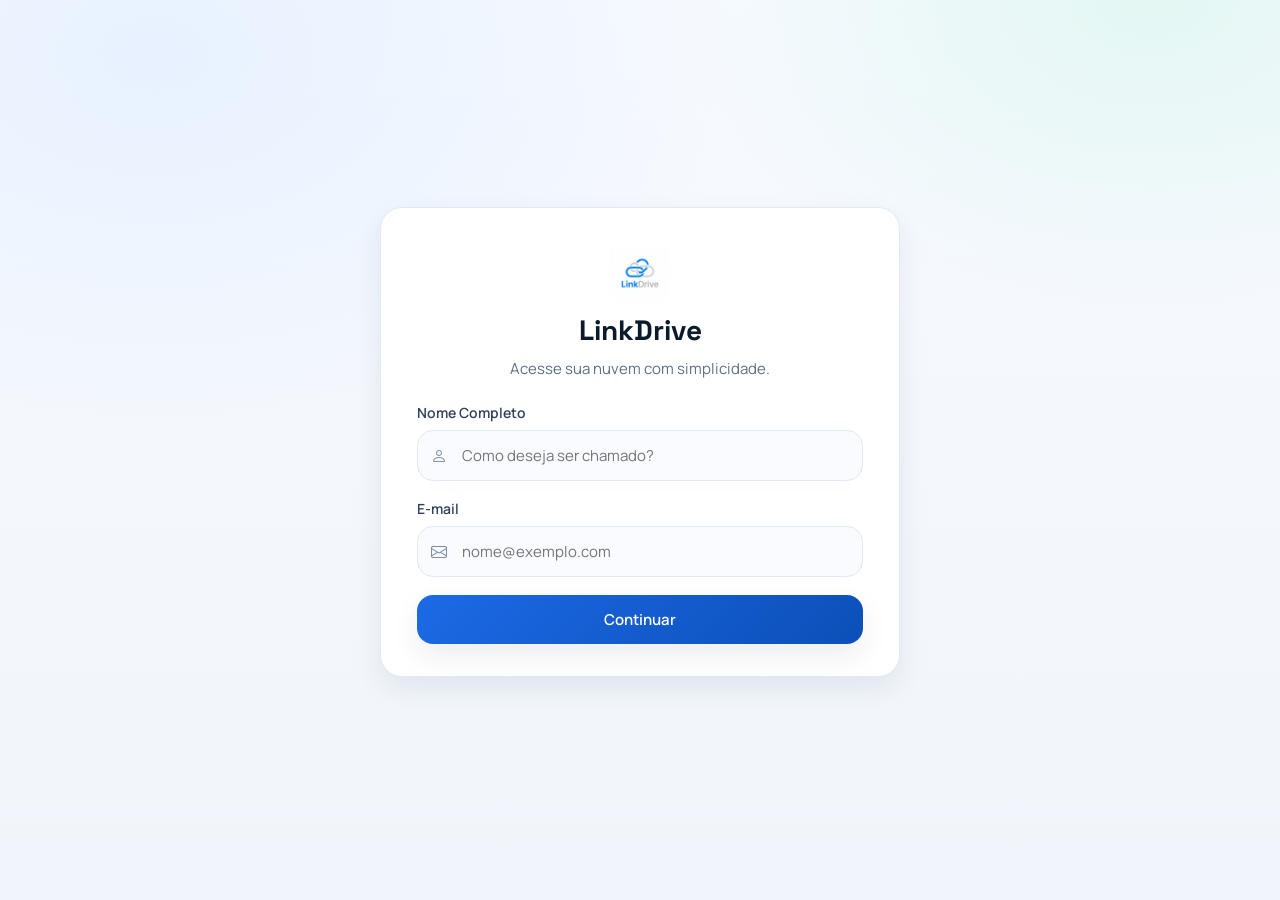
<file: index.html>
<!doctype html>
<html lang="pt-BR">
  <head>
    <meta charset="utf-8" />
    <meta name="viewport" content="width=device-width, initial-scale=1" />
    <title>LinkDrive | Acesse sua nuvem com simplicidade</title>
    <link rel="preconnect" href="https://fonts.googleapis.com" />
    <link rel="preconnect" href="https://fonts.gstatic.com" crossorigin />
    <link
      href="https://fonts.googleapis.com/css2?family=Manrope:wght@300;400;500;600;700&family=Space+Grotesk:wght@400;500;600;700&display=swap"
      rel="stylesheet"
    />
    <link
      rel="stylesheet"
      href="https://cdn.jsdelivr.net/npm/bootstrap-icons@1.11.3/font/bootstrap-icons.css"
    />
    <link rel="stylesheet" href="styles/main.css" />
  </head>
  <body class="page-auth">
    <main class="auth-card card">
      <header class="auth-header">
        <img class="logo" src="assets/logo.svg" alt="Logo LinkDrive" />
        <h1>LinkDrive</h1>
        <p>Acesse sua nuvem com simplicidade.</p>
      </header>

      <form class="auth-form" autocomplete="on">
        <div class="form-field">
          <label for="fullName">Nome Completo</label>
          <div class="input-wrap">
            <i class="bi bi-person"></i>
            <input
              id="fullName"
              name="fullName"
              type="text"
              placeholder="Como deseja ser chamado?"
              autocomplete="name"
              required
            />
          </div>
        </div>

        <div class="form-field">
          <label for="email">E-mail</label>
          <div class="input-wrap">
            <i class="bi bi-envelope"></i>
            <input
              id="email"
              name="email"
              type="email"
              placeholder="nome@exemplo.com"
              autocomplete="email"
              required
            />
          </div>
        </div>

        <button class="btn-primary btn-block" type="submit">Continuar</button>
      </form>
    </main>
    <script src="scripts/main.js" defer></script>
  </body>
</html>
</file>
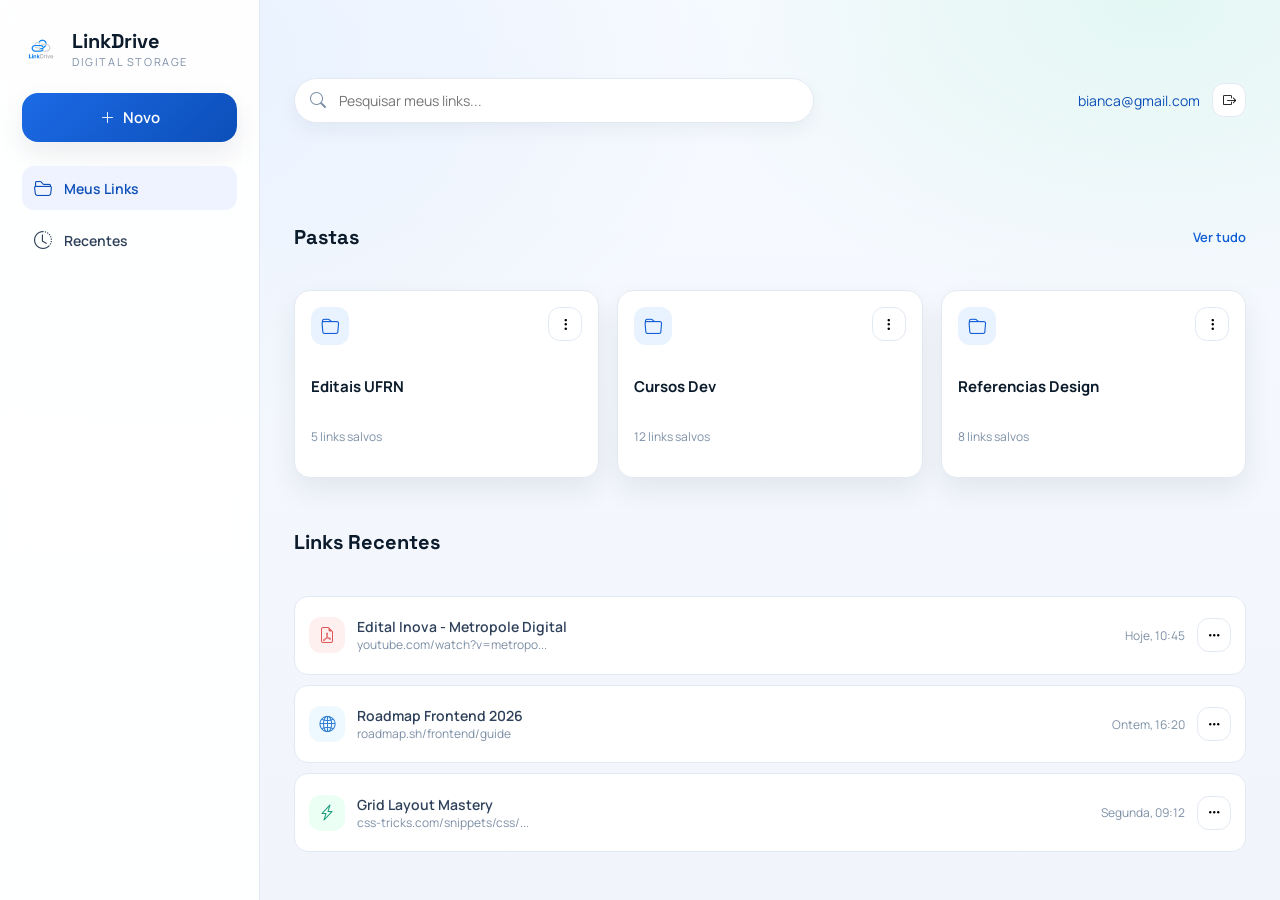
<file: dashboard.html>
<!doctype html>
<html lang="pt-BR">
  <head>
    <meta charset="utf-8" />
    <meta name="viewport" content="width=device-width, initial-scale=1" />
    <title>LinkDrive | Dashboard</title>
    <link rel="preconnect" href="https://fonts.googleapis.com" />
    <link rel="preconnect" href="https://fonts.gstatic.com" crossorigin />
    <link
      href="https://fonts.googleapis.com/css2?family=Manrope:wght@300;400;500;600;700&family=Space+Grotesk:wght@400;500;600;700&display=swap"
      rel="stylesheet"
    />
    <link
      rel="stylesheet"
      href="https://cdn.jsdelivr.net/npm/bootstrap-icons@1.11.3/font/bootstrap-icons.css"
    />
    <link rel="stylesheet" href="styles/main.css" />
  </head>
  <body class="page-app">
    <div class="app-shell">
      <aside class="sidebar">
        <div class="brand">
          <img src="assets/logo.svg" alt="Logo LinkDrive" />
          <div>
            <h1>LinkDrive</h1>
            <span>Digital Storage</span>
          </div>
        </div>

        <button class="btn-primary btn-block" type="button">
          <i class="bi bi-plus-lg"></i>
          Novo
        </button>

        <nav class="sidebar-nav">
          <a class="nav-link active" href="dashboard.html">
            <i class="bi bi-folder2-open"></i>
            Meus Links
          </a>
          <a class="nav-link" href="pastas.html">
            <i class="bi bi-clock-history"></i>
            Recentes
          </a>
        </nav>
      </aside>

      <main class="app-main">
        <header class="topbar">
          <div class="search">
            <i class="bi bi-search"></i>
            <input data-search type="search" placeholder="Pesquisar meus links..." />
          </div>
          <div class="topbar-user">
            <span>bianca@gmail.com</span>
            <button class="icon-button" type="button" aria-label="Sair">
              <i class="bi bi-box-arrow-right"></i>
            </button>
          </div>
        </header>

        <section class="section fade-in" style="--delay: 0ms">
          <div class="section-header">
            <h2>Pastas</h2>
            <a href="pastas.html">Ver tudo</a>
          </div>
          <div class="grid">
            <article class="folder-card card">
              <div class="folder-top">
                <span class="folder-icon"><i class="bi bi-folder"></i></span>
                <button class="icon-button" type="button" aria-label="Mais opcoes">
                  <i class="bi bi-three-dots-vertical"></i>
                </button>
              </div>
              <h3>Editais UFRN</h3>
              <p>5 links salvos</p>
            </article>

            <article class="folder-card card">
              <div class="folder-top">
                <span class="folder-icon"><i class="bi bi-folder"></i></span>
                <button class="icon-button" type="button" aria-label="Mais opcoes">
                  <i class="bi bi-three-dots-vertical"></i>
                </button>
              </div>
              <h3>Cursos Dev</h3>
              <p>12 links salvos</p>
            </article>

            <article class="folder-card card">
              <div class="folder-top">
                <span class="folder-icon"><i class="bi bi-folder"></i></span>
                <button class="icon-button" type="button" aria-label="Mais opcoes">
                  <i class="bi bi-three-dots-vertical"></i>
                </button>
              </div>
              <h3>Referencias Design</h3>
              <p>8 links salvos</p>
            </article>
          </div>
        </section>

        <section class="section fade-in" style="--delay: 120ms">
          <div class="section-header">
            <h2>Links Recentes</h2>
          </div>
          <div class="list">
            <article class="list-item">
              <div class="list-left">
                <span class="icon-badge pdf"><i class="bi bi-file-earmark-pdf"></i></span>
                <div>
                  <p class="item-title">Edital Inova - Metropole Digital</p>
                  <p class="item-meta">youtube.com/watch?v=metropo...</p>
                </div>
              </div>
              <div class="list-right">
                <span>Hoje, 10:45</span>
                <button class="icon-button" type="button" aria-label="Mais opcoes">
                  <i class="bi bi-three-dots"></i>
                </button>
              </div>
            </article>

            <article class="list-item">
              <div class="list-left">
                <span class="icon-badge web"><i class="bi bi-globe2"></i></span>
                <div>
                  <p class="item-title">Roadmap Frontend 2026</p>
                  <p class="item-meta">roadmap.sh/frontend/guide</p>
                </div>
              </div>
              <div class="list-right">
                <span>Ontem, 16:20</span>
                <button class="icon-button" type="button" aria-label="Mais opcoes">
                  <i class="bi bi-three-dots"></i>
                </button>
              </div>
            </article>

            <article class="list-item">
              <div class="list-left">
                <span class="icon-badge note"><i class="bi bi-lightning-charge"></i></span>
                <div>
                  <p class="item-title">Grid Layout Mastery</p>
                  <p class="item-meta">css-tricks.com/snippets/css/...</p>
                </div>
              </div>
              <div class="list-right">
                <span>Segunda, 09:12</span>
                <button class="icon-button" type="button" aria-label="Mais opcoes">
                  <i class="bi bi-three-dots"></i>
                </button>
              </div>
            </article>
          </div>
        </section>
      </main>
    </div>
    <script src="scripts/main.js" defer></script>
  </body>
</html>
</file>
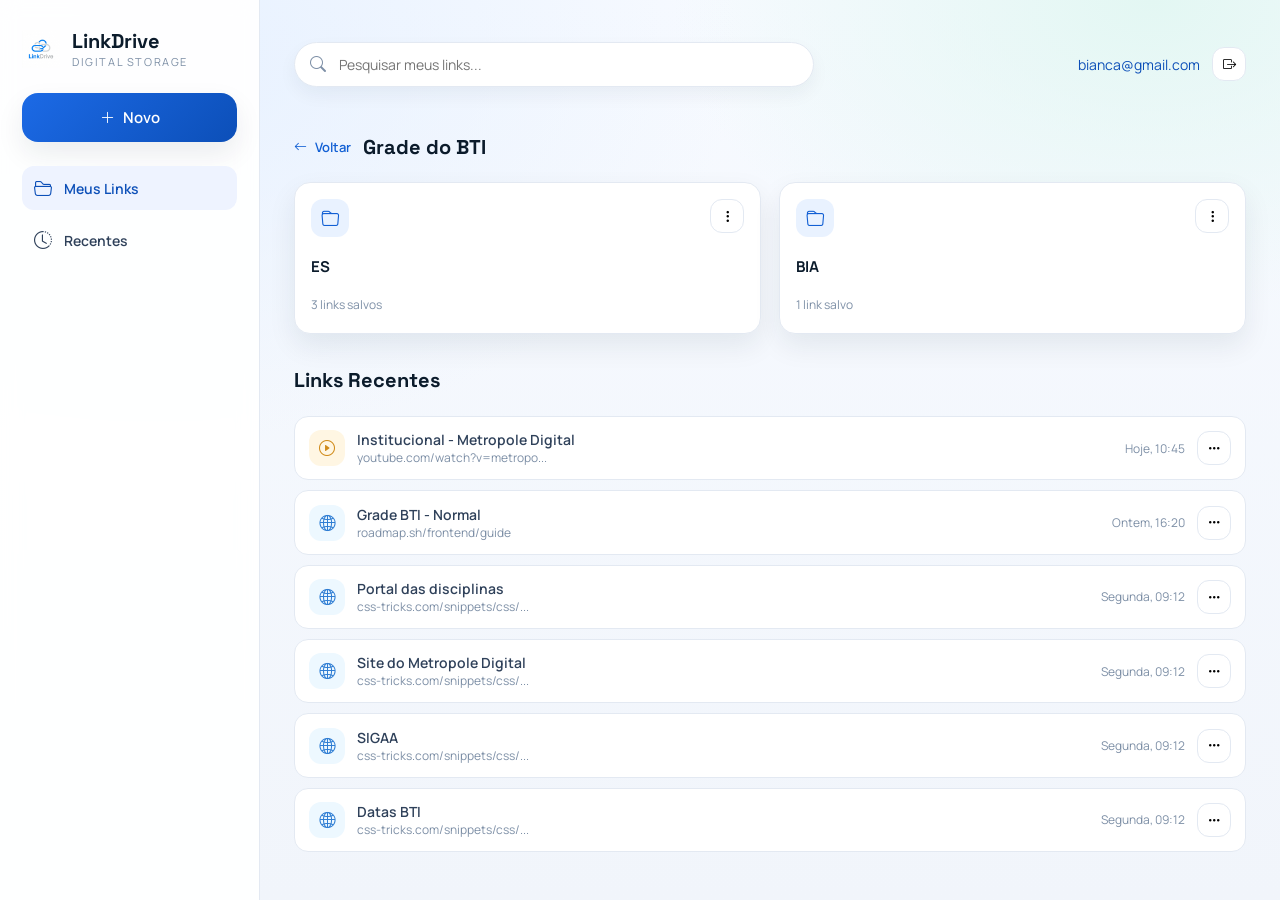
<file: pasta.html>
<!doctype html>
<html lang="pt-BR">
  <head>
    <meta charset="utf-8" />
    <meta name="viewport" content="width=device-width, initial-scale=1" />
    <title>LinkDrive | Detalhe da pasta</title>
    <link rel="preconnect" href="https://fonts.googleapis.com" />
    <link rel="preconnect" href="https://fonts.gstatic.com" crossorigin />
    <link
      href="https://fonts.googleapis.com/css2?family=Manrope:wght@300;400;500;600;700&family=Space+Grotesk:wght@400;500;600;700&display=swap"
      rel="stylesheet"
    />
    <link
      rel="stylesheet"
      href="https://cdn.jsdelivr.net/npm/bootstrap-icons@1.11.3/font/bootstrap-icons.css"
    />
    <link rel="stylesheet" href="styles/main.css" />
  </head>
  <body class="page-app">
    <div class="app-shell">
      <aside class="sidebar">
        <div class="brand">
          <img src="assets/logo.svg" alt="Logo LinkDrive" />
          <div>
            <h1>LinkDrive</h1>
            <span>Digital Storage</span>
          </div>
        </div>

        <button class="btn-primary btn-block" type="button">
          <i class="bi bi-plus-lg"></i>
          Novo
        </button>

        <nav class="sidebar-nav">
          <a class="nav-link active" href="dashboard.html">
            <i class="bi bi-folder2-open"></i>
            Meus Links
          </a>
          <a class="nav-link" href="pastas.html">
            <i class="bi bi-clock-history"></i>
            Recentes
          </a>
        </nav>
      </aside>

      <main class="app-main">
        <header class="topbar">
          <div class="search">
            <i class="bi bi-search"></i>
            <input data-search type="search" placeholder="Pesquisar meus links..." />
          </div>
          <div class="topbar-user">
            <span>bianca@gmail.com</span>
            <button class="icon-button" type="button" aria-label="Sair">
              <i class="bi bi-box-arrow-right"></i>
            </button>
          </div>
        </header>

        <section class="section fade-in" style="--delay: 0ms">
          <div class="section-header">
            <div class="breadcrumb">
              <a class="back-link" href="pastas.html">
                <i class="bi bi-arrow-left"></i>
                Voltar
              </a>
              <h2>Grade do BTI</h2>
            </div>
          </div>
          <div class="grid">
            <article class="folder-card card">
              <div class="folder-top">
                <span class="folder-icon"><i class="bi bi-folder"></i></span>
                <button class="icon-button" type="button" aria-label="Mais opcoes">
                  <i class="bi bi-three-dots-vertical"></i>
                </button>
              </div>
              <h3>ES</h3>
              <p>3 links salvos</p>
            </article>
            <article class="folder-card card">
              <div class="folder-top">
                <span class="folder-icon"><i class="bi bi-folder"></i></span>
                <button class="icon-button" type="button" aria-label="Mais opcoes">
                  <i class="bi bi-three-dots-vertical"></i>
                </button>
              </div>
              <h3>BIA</h3>
              <p>1 link salvo</p>
            </article>
          </div>
        </section>

        <section class="section fade-in" style="--delay: 120ms">
          <div class="section-header">
            <h2>Links Recentes</h2>
          </div>
          <div class="list">
            <article class="list-item">
              <div class="list-left">
                <span class="icon-badge video"><i class="bi bi-play-circle"></i></span>
                <div>
                  <p class="item-title">Institucional - Metropole Digital</p>
                  <p class="item-meta">youtube.com/watch?v=metropo...</p>
                </div>
              </div>
              <div class="list-right">
                <span>Hoje, 10:45</span>
                <button class="icon-button" type="button" aria-label="Mais opcoes">
                  <i class="bi bi-three-dots"></i>
                </button>
              </div>
            </article>

            <article class="list-item">
              <div class="list-left">
                <span class="icon-badge web"><i class="bi bi-globe2"></i></span>
                <div>
                  <p class="item-title">Grade BTI - Normal</p>
                  <p class="item-meta">roadmap.sh/frontend/guide</p>
                </div>
              </div>
              <div class="list-right">
                <span>Ontem, 16:20</span>
                <button class="icon-button" type="button" aria-label="Mais opcoes">
                  <i class="bi bi-three-dots"></i>
                </button>
              </div>
            </article>

            <article class="list-item">
              <div class="list-left">
                <span class="icon-badge web"><i class="bi bi-globe2"></i></span>
                <div>
                  <p class="item-title">Portal das disciplinas</p>
                  <p class="item-meta">css-tricks.com/snippets/css/...</p>
                </div>
              </div>
              <div class="list-right">
                <span>Segunda, 09:12</span>
                <button class="icon-button" type="button" aria-label="Mais opcoes">
                  <i class="bi bi-three-dots"></i>
                </button>
              </div>
            </article>

            <article class="list-item">
              <div class="list-left">
                <span class="icon-badge web"><i class="bi bi-globe2"></i></span>
                <div>
                  <p class="item-title">Site do Metropole Digital</p>
                  <p class="item-meta">css-tricks.com/snippets/css/...</p>
                </div>
              </div>
              <div class="list-right">
                <span>Segunda, 09:12</span>
                <button class="icon-button" type="button" aria-label="Mais opcoes">
                  <i class="bi bi-three-dots"></i>
                </button>
              </div>
            </article>

            <article class="list-item">
              <div class="list-left">
                <span class="icon-badge web"><i class="bi bi-globe2"></i></span>
                <div>
                  <p class="item-title">SIGAA</p>
                  <p class="item-meta">css-tricks.com/snippets/css/...</p>
                </div>
              </div>
              <div class="list-right">
                <span>Segunda, 09:12</span>
                <button class="icon-button" type="button" aria-label="Mais opcoes">
                  <i class="bi bi-three-dots"></i>
                </button>
              </div>
            </article>

            <article class="list-item">
              <div class="list-left">
                <span class="icon-badge web"><i class="bi bi-globe2"></i></span>
                <div>
                  <p class="item-title">Datas BTI</p>
                  <p class="item-meta">css-tricks.com/snippets/css/...</p>
                </div>
              </div>
              <div class="list-right">
                <span>Segunda, 09:12</span>
                <button class="icon-button" type="button" aria-label="Mais opcoes">
                  <i class="bi bi-three-dots"></i>
                </button>
              </div>
            </article>
          </div>
        </section>
      </main>
    </div>
    <script src="scripts/main.js" defer></script>
  </body>
</html>
</file>
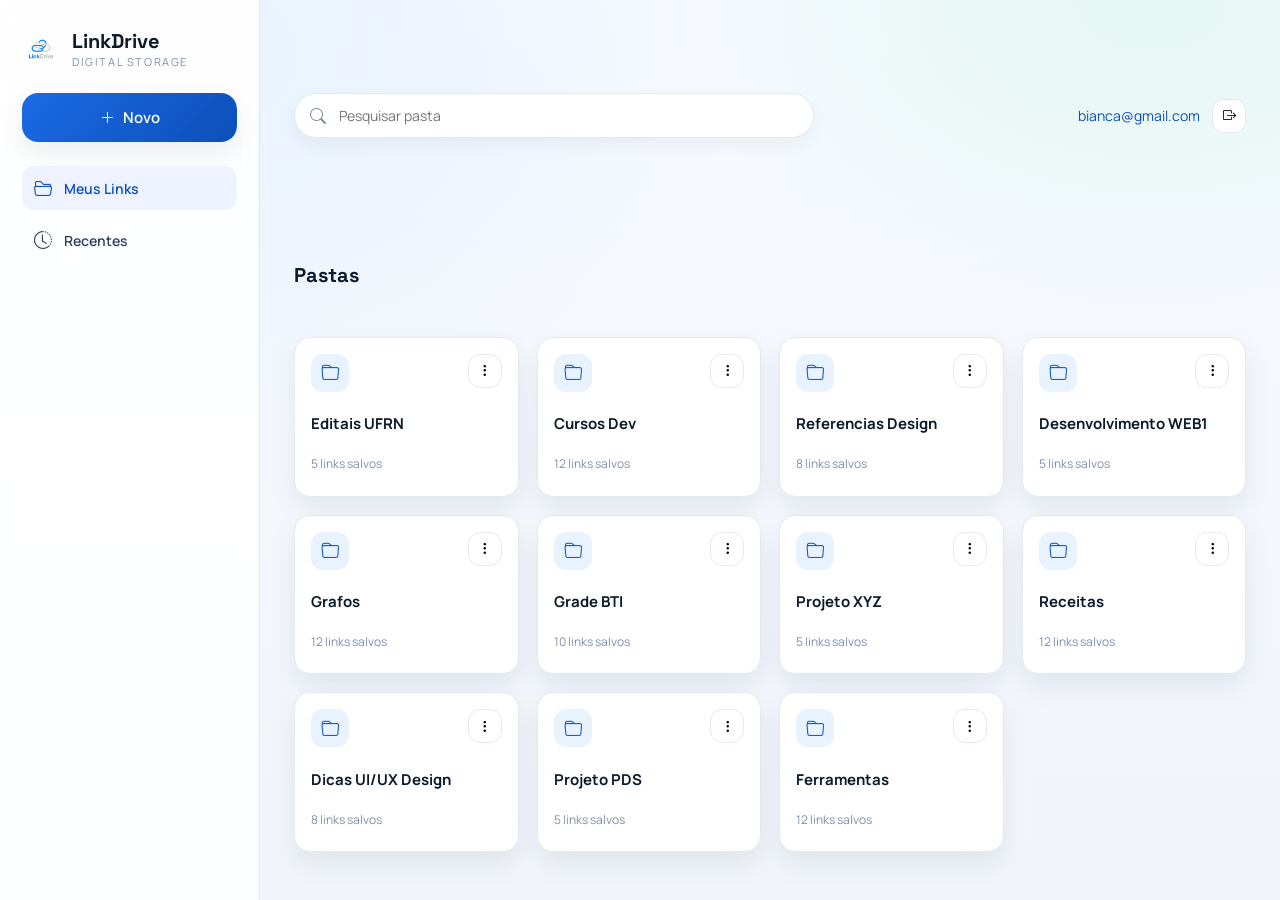
<file: pastas.html>
<!doctype html>
<html lang="pt-BR">
  <head>
    <meta charset="utf-8" />
    <meta name="viewport" content="width=device-width, initial-scale=1" />
    <title>LinkDrive | Pastas</title>
    <link rel="preconnect" href="https://fonts.googleapis.com" />
    <link rel="preconnect" href="https://fonts.gstatic.com" crossorigin />
    <link
      href="https://fonts.googleapis.com/css2?family=Manrope:wght@300;400;500;600;700&family=Space+Grotesk:wght@400;500;600;700&display=swap"
      rel="stylesheet"
    />
    <link
      rel="stylesheet"
      href="https://cdn.jsdelivr.net/npm/bootstrap-icons@1.11.3/font/bootstrap-icons.css"
    />
    <link rel="stylesheet" href="styles/main.css" />
  </head>
  <body class="page-app">
    <div class="app-shell">
      <aside class="sidebar">
        <div class="brand">
          <img src="assets/logo.svg" alt="Logo LinkDrive" />
          <div>
            <h1>LinkDrive</h1>
            <span>Digital Storage</span>
          </div>
        </div>

        <button class="btn-primary btn-block" type="button">
          <i class="bi bi-plus-lg"></i>
          Novo
        </button>

        <nav class="sidebar-nav">
          <a class="nav-link active" href="pastas.html">
            <i class="bi bi-folder2-open"></i>
            Meus Links
          </a>
          <a class="nav-link" href="dashboard.html">
            <i class="bi bi-clock-history"></i>
            Recentes
          </a>
        </nav>
      </aside>

      <main class="app-main">
        <header class="topbar">
          <div class="search">
            <i class="bi bi-search"></i>
            <input data-search type="search" placeholder="Pesquisar pasta" />
          </div>
          <div class="topbar-user">
            <span>bianca@gmail.com</span>
            <button class="icon-button" type="button" aria-label="Sair">
              <i class="bi bi-box-arrow-right"></i>
            </button>
          </div>
        </header>

        <section class="section fade-in" style="--delay: 0ms">
          <div class="section-header">
            <h2>Pastas</h2>
          </div>
          <div class="grid">
            <article class="folder-card card">
              <div class="folder-top">
                <span class="folder-icon"><i class="bi bi-folder"></i></span>
                <button class="icon-button" type="button" aria-label="Mais opcoes">
                  <i class="bi bi-three-dots-vertical"></i>
                </button>
              </div>
              <h3>Editais UFRN</h3>
              <p>5 links salvos</p>
            </article>
            <article class="folder-card card">
              <div class="folder-top">
                <span class="folder-icon"><i class="bi bi-folder"></i></span>
                <button class="icon-button" type="button" aria-label="Mais opcoes">
                  <i class="bi bi-three-dots-vertical"></i>
                </button>
              </div>
              <h3>Cursos Dev</h3>
              <p>12 links salvos</p>
            </article>
            <article class="folder-card card">
              <div class="folder-top">
                <span class="folder-icon"><i class="bi bi-folder"></i></span>
                <button class="icon-button" type="button" aria-label="Mais opcoes">
                  <i class="bi bi-three-dots-vertical"></i>
                </button>
              </div>
              <h3>Referencias Design</h3>
              <p>8 links salvos</p>
            </article>
            <article class="folder-card card">
              <div class="folder-top">
                <span class="folder-icon"><i class="bi bi-folder"></i></span>
                <button class="icon-button" type="button" aria-label="Mais opcoes">
                  <i class="bi bi-three-dots-vertical"></i>
                </button>
              </div>
              <h3>Desenvolvimento WEB1</h3>
              <p>5 links salvos</p>
            </article>
            <article class="folder-card card">
              <div class="folder-top">
                <span class="folder-icon"><i class="bi bi-folder"></i></span>
                <button class="icon-button" type="button" aria-label="Mais opcoes">
                  <i class="bi bi-three-dots-vertical"></i>
                </button>
              </div>
              <h3>Grafos</h3>
              <p>12 links salvos</p>
            </article>
            <article class="folder-card card">
              <div class="folder-top">
                <span class="folder-icon"><i class="bi bi-folder"></i></span>
                <button class="icon-button" type="button" aria-label="Mais opcoes">
                  <i class="bi bi-three-dots-vertical"></i>
                </button>
              </div>
              <h3>Grade BTI</h3>
              <p>10 links salvos</p>
            </article>
            <article class="folder-card card">
              <div class="folder-top">
                <span class="folder-icon"><i class="bi bi-folder"></i></span>
                <button class="icon-button" type="button" aria-label="Mais opcoes">
                  <i class="bi bi-three-dots-vertical"></i>
                </button>
              </div>
              <h3>Projeto XYZ</h3>
              <p>5 links salvos</p>
            </article>
            <article class="folder-card card">
              <div class="folder-top">
                <span class="folder-icon"><i class="bi bi-folder"></i></span>
                <button class="icon-button" type="button" aria-label="Mais opcoes">
                  <i class="bi bi-three-dots-vertical"></i>
                </button>
              </div>
              <h3>Receitas</h3>
              <p>12 links salvos</p>
            </article>
            <article class="folder-card card">
              <div class="folder-top">
                <span class="folder-icon"><i class="bi bi-folder"></i></span>
                <button class="icon-button" type="button" aria-label="Mais opcoes">
                  <i class="bi bi-three-dots-vertical"></i>
                </button>
              </div>
              <h3>Dicas UI/UX Design</h3>
              <p>8 links salvos</p>
            </article>
            <article class="folder-card card">
              <div class="folder-top">
                <span class="folder-icon"><i class="bi bi-folder"></i></span>
                <button class="icon-button" type="button" aria-label="Mais opcoes">
                  <i class="bi bi-three-dots-vertical"></i>
                </button>
              </div>
              <h3>Projeto PDS</h3>
              <p>5 links salvos</p>
            </article>
            <article class="folder-card card">
              <div class="folder-top">
                <span class="folder-icon"><i class="bi bi-folder"></i></span>
                <button class="icon-button" type="button" aria-label="Mais opcoes">
                  <i class="bi bi-three-dots-vertical"></i>
                </button>
              </div>
              <h3>Ferramentas</h3>
              <p>12 links salvos</p>
            </article>
          </div>
        </section>
      </main>
    </div>
    <script src="scripts/main.js" defer></script>
  </body>
</html>
</file>
<file: styles/main.css>
:root {
  --bg: #f3f6fb;
  --panel: #ffffff;
  --ink-900: #0b1b2b;
  --ink-700: #2f415a;
  --ink-500: #5c6f88;
  --ink-400: #7d8fa6;
  --line: #e3e9f2;
  --brand-700: #0c4fb8;
  --brand-600: #115fd4;
  --brand-500: #1c6ae6;
  --accent-500: #1aa59a;
  --accent-100: #e6f7f5;
  --shadow-sm: 0 12px 28px rgba(13, 34, 57, 0.08);
  --shadow-md: 0 18px 46px rgba(13, 34, 57, 0.12);
  --radius-sm: 12px;
  --radius-md: 16px;
  --radius-lg: 22px;
  --font-display: "Space Grotesk", "Segoe UI", sans-serif;
  --font-body: "Manrope", "Segoe UI", sans-serif;
}

* {
  box-sizing: border-box;
}

html {
  font-size: 16px;
}

body {
  margin: 0;
  min-height: 100vh;
  font-family: var(--font-body);
  color: var(--ink-900);
  background: var(--bg);
}

body::before {
  content: "";
  position: fixed;
  inset: 0;
  background:
    radial-gradient(900px 600px at 12% 6%, #e7f1ff 0%, transparent 65%),
    radial-gradient(800px 520px at 90% 0%, #e3f7f3 0%, transparent 60%),
    linear-gradient(180deg, #f7faff 0%, #f1f5fb 100%);
  z-index: -2;
}

/* body::after {
  content: "";
  position: fixed;
  width: 620px;
  height: 620px;
  right: -220px;
  bottom: -220px;
  background: radial-gradient(circle at 40% 40%, rgba(26, 165, 154, 0.2), transparent 62%);
  z-index: -1;
} */

a {
  color: inherit;
  text-decoration: none;
}

img {
  display: block;
  max-width: 100%;
}

button,
input {
  font-family: inherit;
}

.page-auth {
  display: flex;
  align-items: center;
  justify-content: center;
  padding: 48px 20px 64px;
}

.card {
  background: var(--panel);
  border: 1px solid var(--line);
  border-radius: var(--radius-lg);
  box-shadow: var(--shadow-sm);
}

.auth-card {
  width: min(520px, 92vw);
  padding: 36px 36px 32px;
  display: grid;
  gap: 24px;
  animation: fade-up 0.7s ease both;
}

.auth-header {
  text-align: center;
  display: grid;
  gap: 10px;
}

.logo {
  width: 58px;
  height: 58px;
  margin: 0 auto;
}

.auth-header h1 {
  font-family: var(--font-display);
  font-size: 28px;
  margin: 0;
}

.auth-header p {
  margin: 0;
  color: var(--ink-500);
  font-size: 15px;
}

.auth-form {
  display: grid;
  gap: 18px;
}

.form-field {
  display: grid;
  gap: 8px;
}

.form-field label {
  font-size: 14px;
  font-weight: 600;
  color: var(--ink-700);
}

.input-wrap {
  position: relative;
  display: flex;
  align-items: center;
}

.input-wrap i {
  position: absolute;
  left: 14px;
  color: var(--ink-400);
  font-size: 16px;
}

.input-wrap input {
  width: 100%;
  padding: 14px 16px 14px 44px;
  border-radius: var(--radius-md);
  border: 1px solid var(--line);
  background: #f9fbff;
  font-size: 15px;
  color: var(--ink-700);
  transition: border 0.2s ease, box-shadow 0.2s ease;
}

.input-wrap input:focus {
  outline: none;
  border-color: rgba(17, 95, 212, 0.5);
  box-shadow: 0 0 0 3px rgba(17, 95, 212, 0.15);
}

.btn-primary {
  display: inline-flex;
  align-items: center;
  justify-content: center;
  gap: 8px;
  border: none;
  border-radius: var(--radius-md);
  background: linear-gradient(135deg, var(--brand-500), var(--brand-700));
  color: #fff;
  font-weight: 600;
  font-size: 15px;
  padding: 14px 20px;
  cursor: pointer;
  box-shadow: var(--shadow-sm);
  transition: transform 0.2s ease, box-shadow 0.2s ease;
}

.btn-primary:hover {
  transform: translateY(-1px);
  box-shadow: var(--shadow-md);
}

.btn-block {
  width: 100%;
}

.app-shell {
  min-height: 100vh;
  display: grid;
  grid-template-columns: 260px 1fr;
}

.sidebar {
  padding: 28px 22px;
  border-right: 1px solid var(--line);
  background: rgba(255, 255, 255, 0.92);
  backdrop-filter: blur(10px);
  display: grid;
  gap: 24px;
  align-content: start;
}

.brand {
  display: flex;
  gap: 12px;
  align-items: center;
}

.brand img {
  width: 38px;
  height: 38px;
}

.brand h1 {
  margin: 0;
  font-family: var(--font-display);
  font-size: 20px;
}

.brand span {
  display: block;
  font-size: 11px;
  text-transform: uppercase;
  letter-spacing: 1.6px;
  color: var(--ink-400);
}

.sidebar-nav {
  display: grid;
  gap: 8px;
}

.nav-link {
  display: flex;
  align-items: center;
  gap: 12px;
  padding: 10px 12px;
  border-radius: 12px;
  color: var(--ink-700);
  font-weight: 600;
  font-size: 14px;
}

.nav-link i {
  font-size: 18px;
}

.nav-link.active,
.nav-link:hover {
  background: #eef3ff;
  color: var(--brand-700);
}

.app-main {
  padding: 28px 34px 48px;
  display: grid;
  gap: 26px;
}

.topbar {
  display: flex;
  align-items: center;
  justify-content: space-between;
  gap: 16px;
}

.search {
  flex: 1;
  max-width: 520px;
  position: relative;
}

.search i {
  position: absolute;
  left: 16px;
  top: 50%;
  transform: translateY(-50%);
  color: var(--ink-400);
  font-size: 16px;
}

.search input {
  width: 100%;
  padding: 12px 16px 12px 44px;
  border-radius: 999px;
  border: 1px solid var(--line);
  background: #ffffff;
  font-size: 14px;
  color: var(--ink-700);
  box-shadow: 0 8px 18px rgba(13, 34, 57, 0.05);
}

.topbar-user {
  display: flex;
  align-items: center;
  gap: 12px;
  font-size: 14px;
  color: var(--brand-700);
}

.icon-button {
  border: 1px solid var(--line);
  background: #fff;
  border-radius: 12px;
  width: 34px;
  height: 34px;
  display: grid;
  place-items: center;
  cursor: pointer;
}

.section {
  display: grid;
  gap: 16px;
}

.section-header {
  display: flex;
  align-items: center;
  justify-content: space-between;
}

.section-header h2 {
  margin: 0;
  font-family: var(--font-display);
  font-size: 20px;
}

.section-header a {
  font-size: 13px;
  color: var(--brand-600);
  font-weight: 600;
}

.grid {
  display: grid;
  gap: 18px;
  grid-template-columns: repeat(auto-fit, minmax(200px, 1fr));
}

.folder-card {
  padding: 16px;
  display: grid;
  gap: 14px;
  border-radius: var(--radius-md);
  transition: transform 0.2s ease, box-shadow 0.2s ease;
}

.folder-card:hover {
  transform: translateY(-2px);
  box-shadow: var(--shadow-md);
}

.folder-top {
  display: flex;
  justify-content: space-between;
  align-items: flex-start;
}

.folder-icon {
  width: 38px;
  height: 38px;
  border-radius: 12px;
  background: #e9f2ff;
  color: var(--brand-600);
  display: grid;
  place-items: center;
  font-size: 18px;
}

.folder-card h3 {
  margin: 0;
  font-size: 15px;
}

.folder-card p {
  margin: 0;
  font-size: 12px;
  color: var(--ink-400);
}

.list {
  display: grid;
  gap: 10px;
}

.list-item {
  background: #ffffff;
  border: 1px solid var(--line);
  border-radius: 14px;
  padding: 12px 14px;
  display: flex;
  align-items: center;
  justify-content: space-between;
  gap: 14px;
}

.list-left {
  display: flex;
  align-items: center;
  gap: 12px;
  min-width: 0;
}

.list-left p {
  margin: 0;
}

.item-title {
  font-size: 14px;
  font-weight: 600;
  color: var(--ink-700);
}

.item-meta {
  font-size: 12px;
  color: var(--ink-400);
}

.list-right {
  display: flex;
  align-items: center;
  gap: 12px;
  white-space: nowrap;
  font-size: 12px;
  color: var(--ink-400);
}

.icon-badge {
  width: 36px;
  height: 36px;
  border-radius: 12px;
  display: grid;
  place-items: center;
  font-size: 16px;
  color: var(--brand-600);
  background: #edf4ff;
}

.icon-badge.pdf {
  background: #fff0f0;
  color: #e0565b;
}

.icon-badge.video {
  background: #fff6e3;
  color: #d08b1b;
}

.icon-badge.web {
  background: #edf8ff;
  color: #2d7cd3;
}

.icon-badge.note {
  background: #ecfff5;
  color: #1a9c7c;
}

.breadcrumb {
  display: flex;
  align-items: center;
  gap: 12px;
}

.back-link {
  display: inline-flex;
  align-items: center;
  gap: 8px;
  font-weight: 600;
  color: var(--ink-500);
}

.fade-in {
  animation: fade-up 0.6s ease both;
  animation-delay: var(--delay, 0ms);
}

@keyframes fade-up {
  from {
    opacity: 0;
    transform: translateY(16px);
  }
  to {
    opacity: 1;
    transform: translateY(0);
  }
}

@media (max-width: 1024px) {
  .app-shell {
    grid-template-columns: 220px 1fr;
  }
}

@media (max-width: 900px) {
  .app-shell {
    grid-template-columns: 1fr;
  }

  .sidebar {
    grid-template-columns: 1fr 1fr;
    gap: 16px;
    position: sticky;
    top: 0;
    z-index: 3;
  }

  .sidebar-nav {
    grid-column: span 2;
    grid-template-columns: repeat(auto-fit, minmax(140px, 1fr));
  }

  .app-main {
    padding: 20px;
  }
}

@media (max-width: 640px) {
  .topbar {
    flex-direction: column;
    align-items: stretch;
  }

  .topbar-user {
    justify-content: space-between;
  }

  .auth-card {
    padding: 28px;
  }
}
</file>
